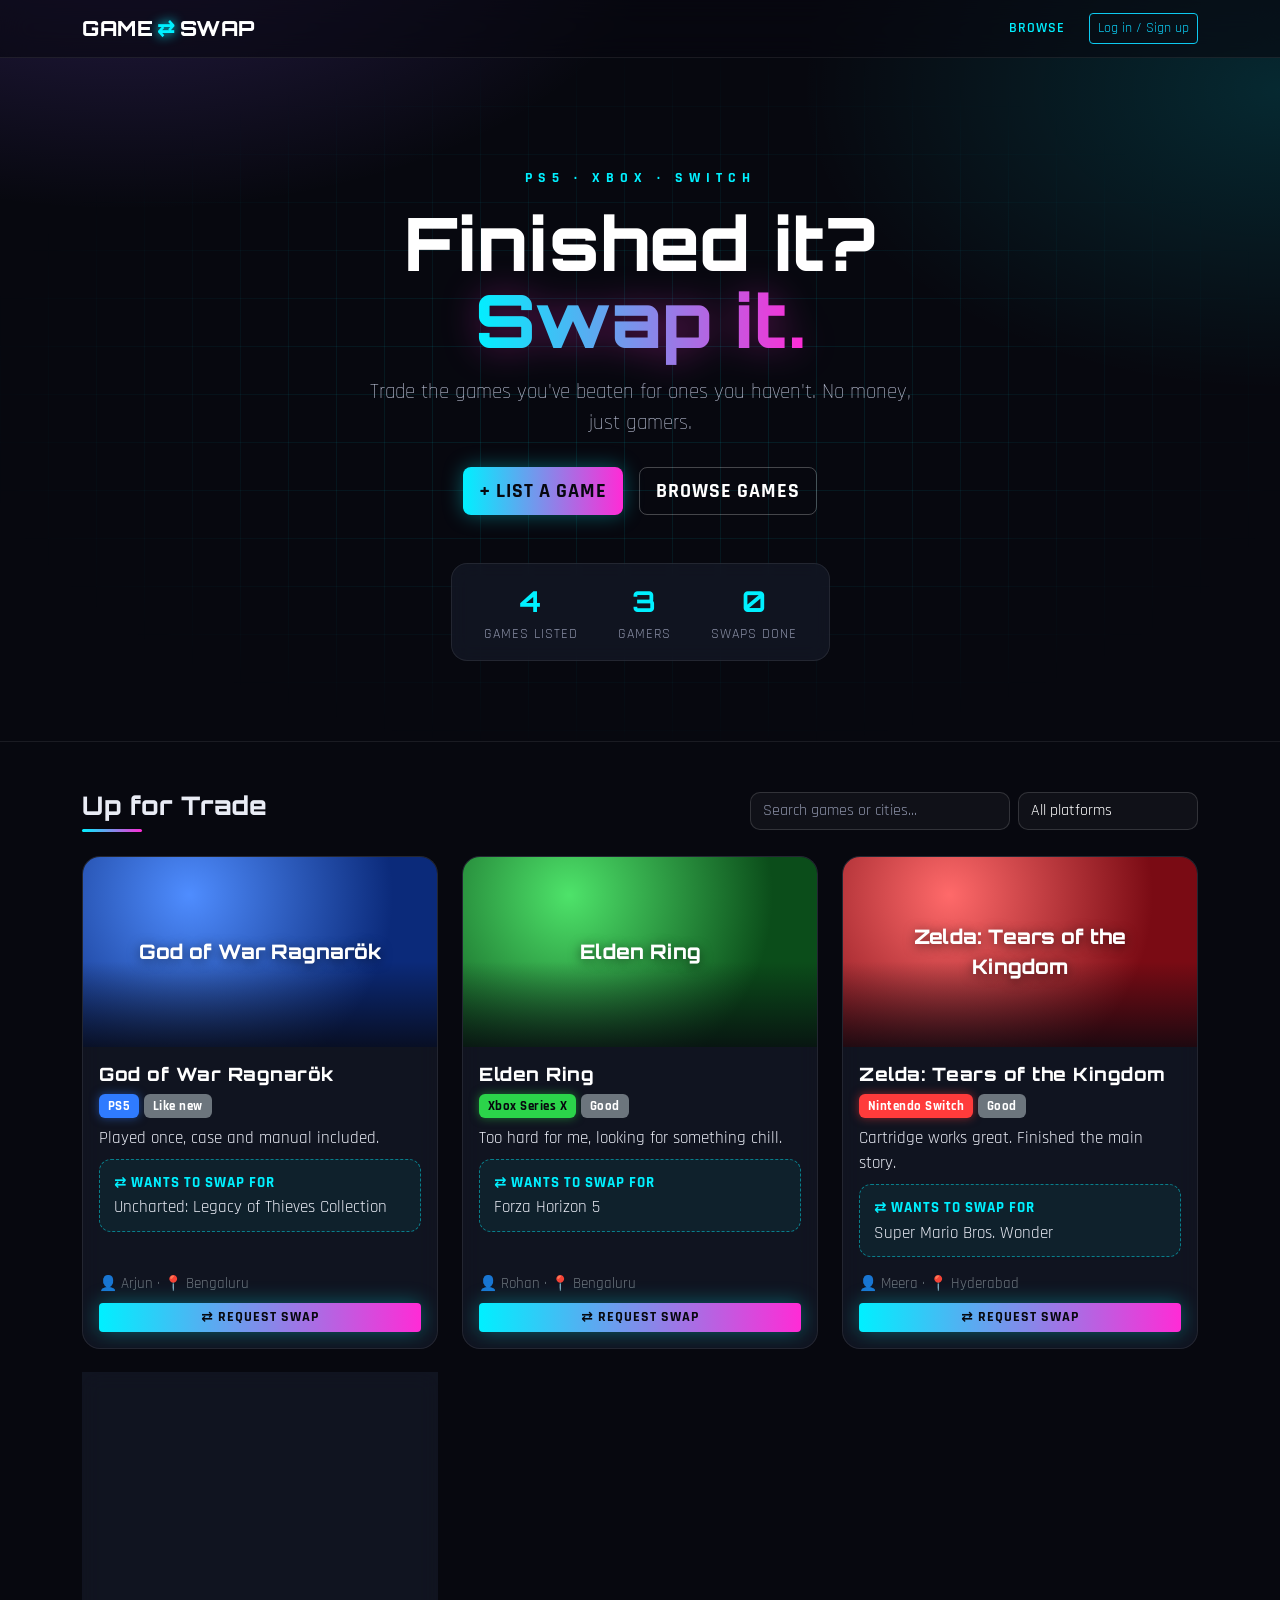
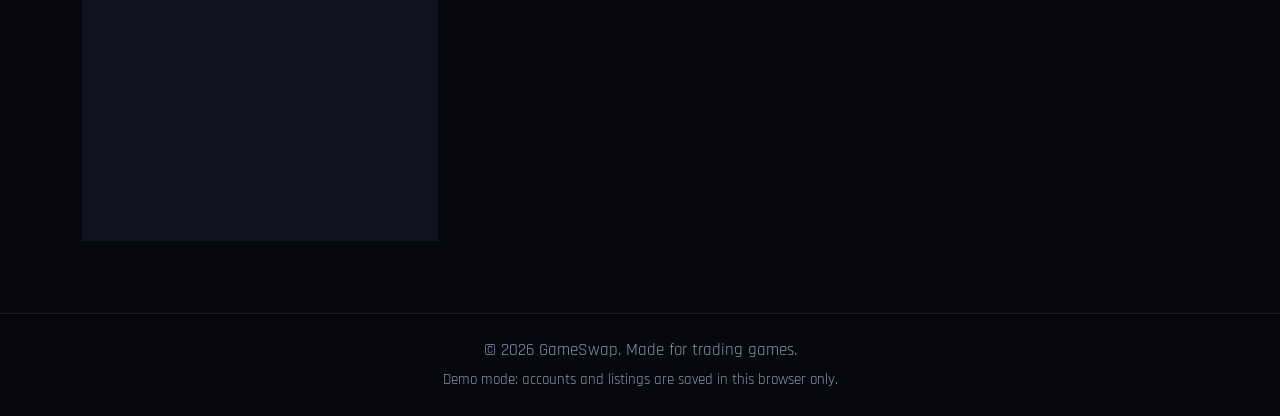
<file: index.html>
<!DOCTYPE html>
<html lang="en">
<head>
    <meta charset="UTF-8">
    <meta name="viewport" content="width=device-width, initial-scale=1.0">
    <title>GameSwap - Trade the games you've finished</title>
    <link href="https://cdn.jsdelivr.net/npm/bootstrap@5.3.3/dist/css/bootstrap.min.css" rel="stylesheet">
    <link rel="preconnect" href="https://fonts.googleapis.com">
    <link href="https://fonts.googleapis.com/css2?family=Orbitron:wght@600;800&family=Rajdhani:wght@500;600;700&display=swap" rel="stylesheet">
    <link href="css/style.css" rel="stylesheet">
</head>
<body>

    <!-- NAVBAR -->
    <nav class="navbar navbar-expand-lg navbar-dark glass-nav sticky-top">
        <div class="container">
            <a class="navbar-brand brand" href="#" data-view="browse">GAME<span>⇄</span>SWAP</a>
            <button class="navbar-toggler" type="button" data-bs-toggle="collapse" data-bs-target="#myNav">
                <span class="navbar-toggler-icon"></span>
            </button>
            <div class="collapse navbar-collapse" id="myNav">
                <ul class="navbar-nav ms-auto align-items-lg-center">
                    <li class="nav-item"><a class="nav-link active" href="#" data-view="browse">Browse</a></li>
                    <li class="nav-item auth-only"><a class="nav-link" href="#" data-view="requests">Requests <span id="reqBadge" class="badge bg-danger d-none">0</span></a></li>
                    <li class="nav-item auth-only"><a class="nav-link" href="#" data-view="mine">My Listings</a></li>
                    <li class="nav-item guest-only"><button class="btn btn-outline-info btn-sm ms-lg-3" data-bs-toggle="modal" data-bs-target="#authModal">Log in / Sign up</button></li>
                    <li class="nav-item auth-only dropdown">
                        <a class="nav-link dropdown-toggle ms-lg-3" href="#" data-bs-toggle="dropdown" id="userMenu">Me</a>
                        <ul class="dropdown-menu dropdown-menu-end dropdown-menu-dark">
                            <li><a class="dropdown-item" href="#" id="logoutBtn">Log out</a></li>
                        </ul>
                    </li>
                </ul>
            </div>
        </div>
    </nav>

    <!-- HERO -->
    <header class="hero text-center text-white">
        <div class="hero-grid"></div>
        <div class="floaters" aria-hidden="true">
            <span style="left:8%;animation-delay:0s">△</span>
            <span style="left:22%;animation-delay:3s">○</span>
            <span style="left:78%;animation-delay:1.5s">✕</span>
            <span style="left:90%;animation-delay:4.5s">□</span>
        </div>
        <div class="container position-relative">
            <p class="hero-kicker">PS5 · XBOX · SWITCH</p>
            <h1 class="hero-title">Finished it?<br><span class="glow-text">Swap it.</span></h1>
            <p class="lead hero-sub">Trade the games you've beaten for ones you haven't. No money, just gamers.</p>
            <div class="d-flex justify-content-center gap-3 flex-wrap">
                <button class="btn btn-neon btn-lg" id="heroListBtn">+ List a Game</button>
                <a href="#view-browse" class="btn btn-ghost btn-lg">Browse Games</a>
            </div>
            <div class="hero-stats">
                <div><strong id="statGames">0</strong><span>Games listed</span></div>
                <div><strong id="statGamers">0</strong><span>Gamers</span></div>
                <div><strong id="statSwaps">0</strong><span>Swaps done</span></div>
            </div>
        </div>
    </header>

    <main class="container my-5">

        <!-- BROWSE VIEW -->
        <section id="view-browse" class="view">
            <div class="d-flex flex-wrap gap-2 align-items-center mb-4">
                <h2 class="section-title me-auto mb-0">Up for Trade</h2>
                <input id="searchInput" class="form-control form-control-dark" style="max-width:260px" placeholder="Search games or cities...">
                <select id="platformFilter" class="form-select form-control-dark" style="max-width:180px">
                    <option value="">All platforms</option>
                    <option>PS5</option><option>PS4</option>
                    <option>Xbox Series X</option><option>Xbox One</option>
                    <option>Nintendo Switch</option>
                </select>
            </div>
            <div class="row" id="browseGrid"></div>
            <p id="browseEmpty" class="text-secondary text-center d-none">No games match your search.</p>
        </section>

        <!-- MY LISTINGS VIEW -->
        <section id="view-mine" class="view d-none">
            <div class="d-flex align-items-center mb-4">
                <h2 class="section-title me-auto mb-0">My Listings</h2>
                <button class="btn btn-neon" id="mineListBtn">+ List a Game</button>
            </div>
            <div class="row" id="mineGrid"></div>
            <p id="mineEmpty" class="text-secondary text-center d-none">You haven't listed any games yet.</p>
        </section>

        <!-- REQUESTS VIEW -->
        <section id="view-requests" class="view d-none">
            <h2 class="section-title mb-4">Swap Requests</h2>
            <h5 class="text-warning">Received</h5>
            <div id="reqIn" class="mb-5"></div>
            <h5 class="text-warning">Sent</h5>
            <div id="reqOut"></div>
        </section>
    </main>

    <footer class="text-center py-4">
        <p class="mb-1">© 2026 GameSwap. Made for trading games.</p>
        <small>Demo mode: accounts and listings are saved in this browser only.</small>
    </footer>

    <!-- AUTH MODAL -->
    <div class="modal fade" id="authModal" tabindex="-1">
        <div class="modal-dialog modal-dialog-centered">
            <div class="modal-content glass-modal text-white">
                <div class="modal-header border-secondary">
                    <ul class="nav nav-pills">
                        <li class="nav-item"><button class="nav-link active" data-auth-tab="login">Log in</button></li>
                        <li class="nav-item"><button class="nav-link" data-auth-tab="signup">Sign up</button></li>
                    </ul>
                    <button type="button" class="btn-close btn-close-white" data-bs-dismiss="modal"></button>
                </div>
                <div class="modal-body">
                    <form id="loginForm">
                        <input class="form-control form-control-dark mb-3" name="email" type="email" placeholder="Email" required>
                        <input class="form-control form-control-dark mb-3" name="password" type="password" placeholder="Password" required>
                        <button class="btn btn-neon w-100">Log in</button>
                    </form>
                    <form id="signupForm" class="d-none">
                        <input class="form-control form-control-dark mb-3" name="name" placeholder="Gamer name" required maxlength="30">
                        <input class="form-control form-control-dark mb-3" name="email" type="email" placeholder="Email" required>
                        <input class="form-control form-control-dark mb-3" name="city" placeholder="City (e.g. Bengaluru)" required maxlength="40">
                        <input class="form-control form-control-dark mb-3" name="password" type="password" placeholder="Password (min 6 characters)" minlength="6" required>
                        <button class="btn btn-neon w-100">Create account</button>
                    </form>
                    <div id="authError" class="text-danger mt-3 small"></div>
                </div>
            </div>
        </div>
    </div>

    <!-- LISTING MODAL -->
    <div class="modal fade" id="listModal" tabindex="-1">
        <div class="modal-dialog modal-dialog-centered">
            <div class="modal-content glass-modal text-white">
                <div class="modal-header border-secondary">
                    <h5 class="modal-title" id="listModalTitle">List a Game</h5>
                    <button type="button" class="btn-close btn-close-white" data-bs-dismiss="modal"></button>
                </div>
                <form id="listForm" class="modal-body">
                    <input type="hidden" name="id">
                    <label class="form-label">Game title</label>
                    <input class="form-control form-control-dark mb-3" name="title" required maxlength="60">
                    <div class="row">
                        <div class="col-6">
                            <label class="form-label">Platform</label>
                            <select class="form-select form-control-dark mb-3" name="platform" required>
                                <option>PS5</option><option>PS4</option>
                                <option>Xbox Series X</option><option>Xbox One</option>
                                <option>Nintendo Switch</option>
                            </select>
                        </div>
                        <div class="col-6">
                            <label class="form-label">Condition</label>
                            <select class="form-select form-control-dark mb-3" name="condition" required>
                                <option>Like new</option><option>Good</option><option>Fair</option>
                            </select>
                        </div>
                    </div>
                    <label class="form-label">Description</label>
                    <textarea class="form-control form-control-dark mb-3" name="description" rows="2" maxlength="200" placeholder="Scratches? Box included?"></textarea>
                    <label class="form-label">Wants to swap for</label>
                    <input class="form-control form-control-dark mb-3" name="wants" required maxlength="60" placeholder="e.g. Spider-Man 2 (PS5)">
                    <label class="form-label">Cover image URL <span class="text-secondary">(optional)</span></label>
                    <input class="form-control form-control-dark mb-3" name="image" type="url" placeholder="https://...">
                    <button class="btn btn-neon w-100">Save listing</button>
                </form>
            </div>
        </div>
    </div>

    <!-- REQUEST MODAL -->
    <div class="modal fade" id="reqModal" tabindex="-1">
        <div class="modal-dialog modal-dialog-centered">
            <div class="modal-content glass-modal text-white">
                <div class="modal-header border-secondary">
                    <h5 class="modal-title">Request a Swap</h5>
                    <button type="button" class="btn-close btn-close-white" data-bs-dismiss="modal"></button>
                </div>
                <form id="reqForm" class="modal-body">
                    <input type="hidden" name="listingId">
                    <p id="reqTarget" class="mb-3"></p>
                    <label class="form-label">Offer one of your games</label>
                    <select class="form-select form-control-dark mb-3" name="offerId" required></select>
                    <label class="form-label">Message <span class="text-secondary">(optional)</span></label>
                    <textarea class="form-control form-control-dark mb-3" name="message" rows="2" maxlength="200" placeholder="Can meet near RR Nagar on weekends"></textarea>
                    <button class="btn btn-neon w-100">Send request</button>
                </form>
            </div>
        </div>
    </div>

    <div class="toast-container position-fixed bottom-0 end-0 p-3">
        <div id="toast" class="toast text-bg-info border-0"><div class="toast-body fw-bold" id="toastBody"></div></div>
    </div>

    <script src="https://cdn.jsdelivr.net/npm/bootstrap@5.3.3/dist/js/bootstrap.bundle.min.js"></script>
    <script src="js/app.js"></script>
</body>
</html>
</file>
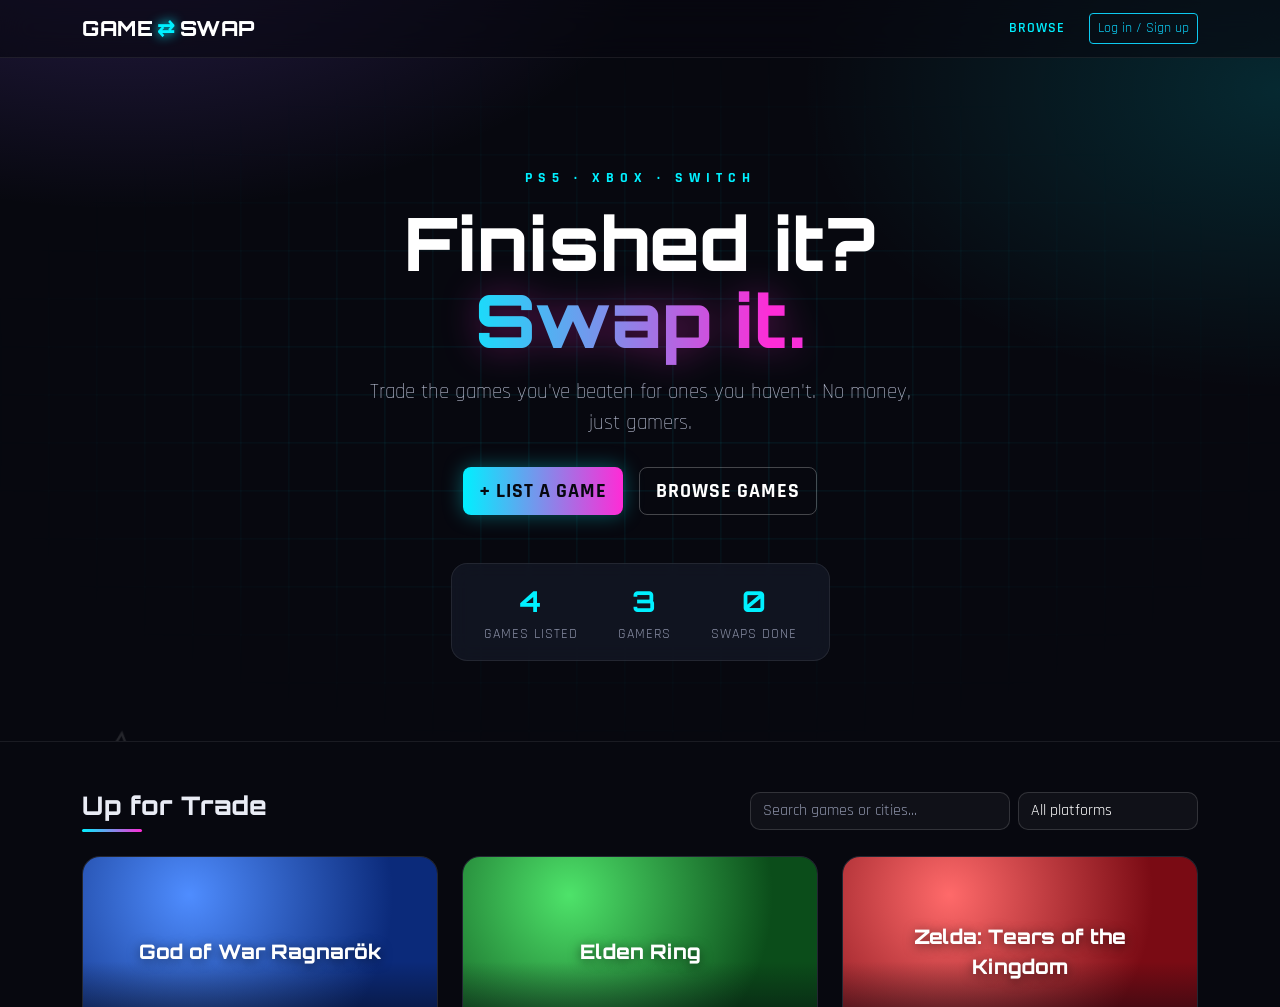
<file: gameswap.html>
<!DOCTYPE html>
<html lang="en">
<head>
    <meta charset="UTF-8">
    <meta http-equiv="refresh" content="0; url=index.html">
    <title>GameSwap</title>
</head>
<body>
    <p>GameSwap moved to <a href="index.html">index.html</a>.</p>
</body>
</html>
</file>
<file: css/style.css>
:root {
    --bg: #07080f;
    --panel: rgba(22, 25, 40, .72);
    --line: rgba(255, 255, 255, .08);
    --cyan: #00f0ff;
    --pink: #ff2bd6;
    --purple: #8b5cf6;
    --ps: #2f7bff;
    --xbox: #2bd44a;
    --switch: #ff3b3b;
    --muted: #8a90a6;
}

html { scroll-behavior: smooth; }

body {
    background:
        radial-gradient(900px 500px at 10% -10%, rgba(139, 92, 246, .25), transparent 60%),
        radial-gradient(800px 500px at 100% 10%, rgba(0, 240, 255, .14), transparent 60%),
        var(--bg);
    background-attachment: fixed;
    color: #e9ecf5;
    font-family: 'Rajdhani', system-ui, sans-serif;
    font-size: 1.05rem;
}

h1, h2, h4, h5, .brand, .section-title, .modal-title { font-family: 'Orbitron', sans-serif; letter-spacing: .5px; }

/* ---------- NAV ---------- */
.glass-nav {
    background: rgba(7, 8, 15, .6);
    backdrop-filter: blur(14px);
    border-bottom: 1px solid var(--line);
}
.brand { font-weight: 800; color: #fff !important; font-size: 1.3rem; }
.brand span { color: var(--cyan); margin: 0 4px; text-shadow: 0 0 12px var(--cyan); }
.nav-link { font-weight: 600; text-transform: uppercase; letter-spacing: 1px; font-size: .9rem; }
.nav-link.active, .nav-link:hover { color: var(--cyan) !important; }

/* ---------- HERO ---------- */
.hero {
    position: relative;
    overflow: hidden;
    padding: 110px 0 80px;
    border-bottom: 1px solid var(--line);
}
.hero-grid {
    position: absolute; inset: 0;
    background-image:
        linear-gradient(rgba(0, 240, 255, .09) 1px, transparent 1px),
        linear-gradient(90deg, rgba(0, 240, 255, .09) 1px, transparent 1px);
    background-size: 48px 48px;
    mask-image: radial-gradient(ellipse at center, #000 20%, transparent 75%);
    -webkit-mask-image: radial-gradient(ellipse at center, #000 20%, transparent 75%);
    animation: gridMove 12s linear infinite;
}
@keyframes gridMove { to { background-position: 0 48px, 48px 0; } }

.floaters span {
    position: absolute; bottom: -60px;
    font-size: 3rem; color: rgba(255, 255, 255, .12);
    animation: float 9s linear infinite;
}
@keyframes float {
    to { transform: translateY(-560px) rotate(180deg); opacity: 0; }
}

.hero-kicker { color: var(--cyan); letter-spacing: 6px; font-weight: 700; font-size: .85rem; }
.hero-title { font-size: clamp(2.4rem, 6vw, 4.6rem); font-weight: 800; line-height: 1.05; margin-bottom: 18px; }
.glow-text {
    background: linear-gradient(90deg, var(--cyan), var(--pink), var(--purple), var(--cyan));
    background-size: 300% 100%;
    -webkit-background-clip: text; background-clip: text;
    color: transparent;
    animation: shine 6s linear infinite;
    filter: drop-shadow(0 0 18px rgba(255, 43, 214, .35));
}
@keyframes shine { to { background-position: 300% 0; } }
.hero-sub { color: #b7bdd1; max-width: 560px; margin: 0 auto 28px; font-size: 1.3rem; }

.hero-stats {
    display: inline-flex; gap: 40px; margin-top: 48px;
    padding: 16px 32px;
    background: var(--panel); border: 1px solid var(--line); border-radius: 16px;
    backdrop-filter: blur(10px);
}
.hero-stats div { display: flex; flex-direction: column; }
.hero-stats strong { font-family: 'Orbitron', sans-serif; font-size: 1.8rem; color: var(--cyan); }
.hero-stats span { color: var(--muted); font-size: .85rem; text-transform: uppercase; letter-spacing: 1px; }

/* ---------- BUTTONS ---------- */
.btn-neon {
    background: linear-gradient(90deg, var(--cyan), var(--pink));
    color: #07080f; font-weight: 700; border: 0;
    text-transform: uppercase; letter-spacing: 1px;
    box-shadow: 0 0 20px rgba(0, 240, 255, .35);
    transition: transform .15s, box-shadow .15s;
}
.btn-neon:hover { color: #07080f; transform: translateY(-2px); box-shadow: 0 0 32px rgba(255, 43, 214, .55); }
.btn-ghost {
    border: 1px solid rgba(255, 255, 255, .25); color: #fff; font-weight: 700;
    text-transform: uppercase; letter-spacing: 1px;
}
.btn-ghost:hover { border-color: var(--cyan); color: var(--cyan); }

.section-title { font-weight: 800; font-size: 1.6rem; }
.section-title::after {
    content: ''; display: block; width: 60px; height: 3px; margin-top: 8px;
    background: linear-gradient(90deg, var(--cyan), var(--pink)); border-radius: 3px;
}

/* ---------- CARDS ---------- */
.game-card {
    --accent: var(--cyan);
    background: var(--panel);
    border: 1px solid var(--line);
    border-radius: 18px;
    overflow: hidden;
    color: #e9ecf5;
    margin-bottom: 24px;
    height: calc(100% - 24px);
    backdrop-filter: blur(10px);
    transition: transform .2s, box-shadow .2s, border-color .2s;
}
.game-card.plat-ps { --accent: var(--ps); }
.game-card.plat-xbox { --accent: var(--xbox); }
.game-card.plat-switch { --accent: var(--switch); }
.game-card:hover {
    transform: translateY(-6px);
    border-color: var(--accent);
    box-shadow: 0 12px 40px -10px var(--accent);
}
.game-card .card-title { color: #fff !important; font-size: 1.15rem; font-weight: 800; }

.image-box {
    height: 190px;
    display: flex; align-items: center; justify-content: center;
    text-align: center; padding: 0 20px; overflow: hidden; position: relative;
    font-family: 'Orbitron', sans-serif; font-weight: 800; font-size: 1.25rem;
    color: #fff; text-shadow: 0 2px 12px rgba(0, 0, 0, .6);
    background: #1a1d2b;
}
.image-box img { width: 100%; height: 100%; object-fit: cover; transition: transform .4s; }
.game-card:hover .image-box img { transform: scale(1.06); }
.image-box::after {
    content: ''; position: absolute; inset: 0;
    background: linear-gradient(180deg, transparent 55%, rgba(7, 8, 15, .8));
}
.image-box span { position: relative; z-index: 1; }
.cover-ps { background: radial-gradient(circle at 30% 20%, #4f8dff, #0b2a7a 70%); }
.cover-xbox { background: radial-gradient(circle at 30% 20%, #4ee36a, #0b4d1a 70%); }
.cover-switch { background: radial-gradient(circle at 30% 20%, #ff6a6a, #7a0b14 70%); }

.badge { font-weight: 700; letter-spacing: .5px; padding: .45em .7em; }
.badge-ps { background: var(--ps); box-shadow: 0 0 10px rgba(47, 123, 255, .5); }
.badge-xbox { background: var(--xbox); color: #07080f; box-shadow: 0 0 10px rgba(43, 212, 74, .5); }
.badge-switch { background: var(--switch); box-shadow: 0 0 10px rgba(255, 59, 59, .5); }

.wants-box {
    border: 1px dashed rgba(0, 240, 255, .45);
    background: rgba(0, 240, 255, .06);
    border-radius: 12px;
    padding: 10px 14px;
}
.wants-box .text-info { color: var(--cyan) !important; letter-spacing: 1px; }

/* ---------- FORMS / MODALS ---------- */
.form-control-dark,
.form-control-dark:focus {
    background: rgba(255, 255, 255, .04);
    color: #fff;
    border: 1px solid rgba(255, 255, 255, .14);
    border-radius: 10px;
}
.form-control-dark:focus { border-color: var(--cyan); box-shadow: 0 0 0 3px rgba(0, 240, 255, .15); }
.form-control-dark::placeholder { color: var(--muted); }
.form-select.form-control-dark option { background: #11131f; }

.glass-modal {
    background: rgba(14, 16, 28, .92);
    border: 1px solid rgba(0, 240, 255, .25);
    border-radius: 18px;
    backdrop-filter: blur(16px);
    box-shadow: 0 0 60px -10px rgba(139, 92, 246, .5);
}
.glass-modal .modal-header { border-color: var(--line) !important; }
.nav-pills .nav-link { color: var(--muted); }
.nav-pills .nav-link.active { background: linear-gradient(90deg, var(--cyan), var(--pink)); color: #07080f !important; }

.req-card {
    background: var(--panel);
    border: 1px solid var(--line);
    border-left: 3px solid var(--cyan);
    border-radius: 12px;
    padding: 14px 16px;
    margin-bottom: 12px;
}

.toast.text-bg-info { background: linear-gradient(90deg, var(--cyan), var(--pink)) !important; color: #07080f !important; }

footer { border-top: 1px solid var(--line); color: var(--muted); }

@media (max-width: 576px) {
    .hero { padding: 80px 0 60px; }
    .hero-stats { gap: 20px; padding: 12px 18px; }
    .hero-stats strong { font-size: 1.3rem; }
}

@media (prefers-reduced-motion: reduce) {
    *, *::before, *::after { animation: none !important; transition: none !important; }
}
</file>
